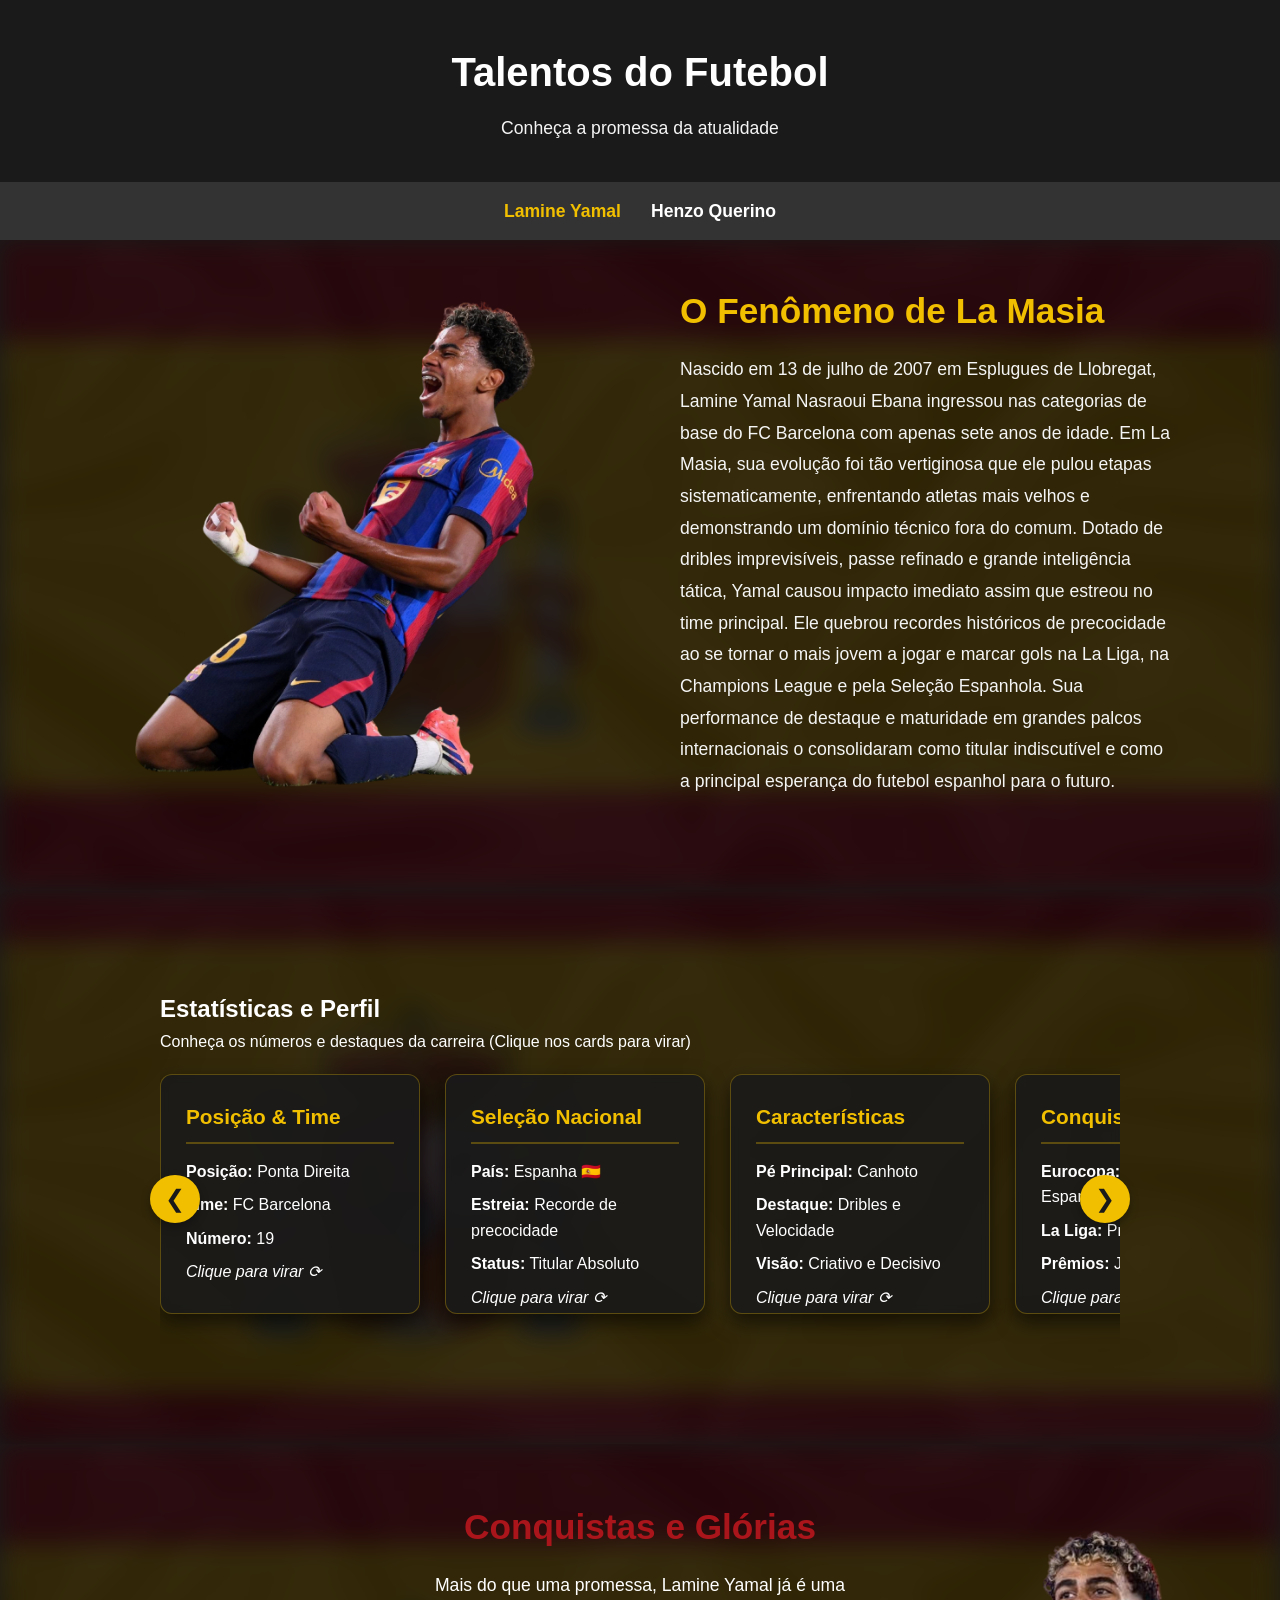
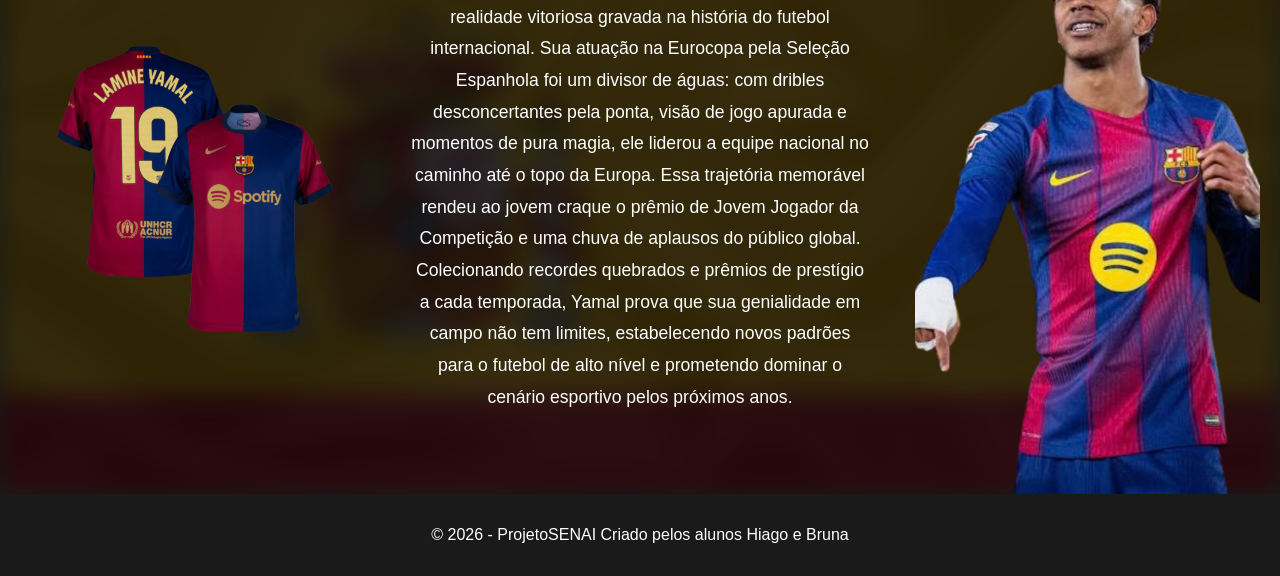
<file: index.html>
<!DOCTYPE html>
<html lang="pt-BR">
<head>
    <meta charset="UTF-8">
    <meta name="viewport" content="width=device-width, initial-scale=1.0">
    <title>Lamine Yamal - Talentos do Futebol</title>
    <link rel="stylesheet" href="style.css">
</head>
<body>

    <!-- Header -->
    <header>
        <h1>Talentos do Futebol</h1>
        <p>Conheça a promessa da atualidade</p>
    </header>

    <!-- Nav -->
    <nav class="navbar">
        <ul>
            <li>
                <a href="index.html" class="active">
                    <span class="flag">Lamine Yamal</span>
                </a>
            </li>
            <li>
                <a href="henzo/index.html">
                    <span class="flag">Henzo Querino</span>
                </a>
            </li>
        </ul>
    </nav>

    <section class="content-block">
        <div class="container box">
            <img src="img/lamine-img1.png" alt="Lamine Yamal comemoração" class="player-img">
            <div class="block-text">
                <h2>O Fenômeno de La Masia</h2>
                <p>Nascido em 13 de julho de 2007 em Esplugues de Llobregat, Lamine Yamal Nasraoui Ebana ingressou nas categorias de base do FC Barcelona 
                    com apenas sete anos de idade. Em La Masia, sua evolução foi tão vertiginosa que ele pulou etapas sistematicamente, enfrentando atletas mais velhos e 
                    demonstrando um domínio técnico fora do comum.
                    Dotado de dribles imprevisíveis, passe refinado e grande inteligência tática, Yamal causou impacto imediato assim que estreou no time principal. 
                    Ele quebrou recordes históricos de precocidade ao se tornar o mais jovem a jogar e marcar gols na La Liga, na Champions League e pela Seleção Espanhola. 
                    Sua performance de destaque e maturidade em grandes palcos internacionais o consolidaram como titular indiscutível e como a principal esperança do futebol
                     espanhol para o futuro.
                </p>
            </div>
        </div>
    </section>

    <!-- Carrossel -->
    <section id="lamine" class="player-section lamine-bg">
        <div class="container">
            <h2>Estatísticas e Perfil</h2>
            <p class="subtitle">Conheça os números e destaques da carreira (Clique nos cards para virar)</p>
            
            <div class="carousel-container-wrapper">
                <button class="carousel-btn prev-btn" id="prevBtn">&#10094;</button>
                
                <div class="cards-carousel" id="cardsCarousel">
                    
                    <!-- Card 1 -->
                    <div class="card-item">
                        <div class="card-inner">
                            <div class="card-front">
                                <h3>Posição & Time</h3>
                                <p><strong>Posição:</strong> Ponta Direita</p>
                                <p><strong>Time:</strong> FC Barcelona</p>
                                <p><strong>Número:</strong> 19</p>
                                <p class="click-hint">Clique para virar ⟳</p>
                            </div>
                            <div class="card-back">
                                <h3>Detalhes Contratuais</h3>
                                <p><strong>Contrato:</strong> Longo prazo</p>
                                <p><strong>Formação:</strong> La Masia</p>
                                <p><strong>Estilo:</strong> Extremo criativo</p>
                            </div>
                        </div>
                    </div>

                    <!-- Card 2 -->
                    <div class="card-item">
                        <div class="card-inner">
                            <div class="card-front">
                                <h3>Seleção Nacional</h3>
                                <p><strong>País:</strong> Espanha 🇪🇸</p>
                                <p><strong>Estreia:</strong> Recorde de precocidade</p>
                                <p><strong>Status:</strong> Titular Absoluto</p>
                                <p class="click-hint">Clique para virar ⟳</p>
                            </div>
                            <div class="card-back">
                                <h3>Impacto na Seleção</h3>
                                <p><strong>Competição:</strong> Euro 2024</p>
                                <p><strong>Papel:</strong> Protagonista tático</p>
                                <p><strong>Foco:</strong> Copas do Mundo</p>
                            </div>
                        </div>
                    </div>

                    <!-- Card 3 -->
                    <div class="card-item">
                        <div class="card-inner">
                            <div class="card-front">
                                <h3>Características</h3>
                                <p><strong>Pé Principal:</strong> Canhoto</p>
                                <p><strong>Destaque:</strong> Dribles e Velocidade</p>
                                <p><strong>Visão:</strong> Criativo e Decisivo</p>
                                <p class="click-hint">Clique para virar ⟳</p>
                            </div>
                            <div class="card-back">
                                <h3>Análise Técnica</h3>
                                <p><strong>Fundamento:</strong> 1x1 imparável</p>
                                <p><strong>Decisão:</strong> Excelente passe final</p>
                                <p><strong>Mentalidade:</strong> Maturidade precoce</p>
                            </div>
                        </div>
                    </div>

                    <!-- Card 4 -->
                    <div class="card-item">
                        <div class="card-inner">
                            <div class="card-front">
                                <h3>Conquistas</h3>
                                <p><strong>Eurocopa:</strong> Campeão com Espanha</p>
                                <p><strong>La Liga:</strong> Protagonista</p>
                                <p><strong>Prêmios:</strong> Jovem Revelação</p>
                                <p class="click-hint">Clique para virar ⟳</p>
                            </div>
                            <div class="card-back">
                                <h3>Recordes Históricos</h3>
                                <p><strong>Recorde 1:</strong> Mais jovem a marcar na La Liga</p>
                                <p><strong>Recorde 2:</strong> Destaque na Europa</p>
                                <p><strong>Futuro:</strong> Candidato à Bola de Ouro</p>
                            </div>
                        </div>
                    </div>

                </div>

                <button class="carousel-btn next-btn" id="nextBtn">&#10095;</button>
            </div>
        </div>
    </section>

    <section class="content-block block-center-text">
        <div class="container triple-layout">
            <div class="side-image">
                <img src="img/camisaLamine-img.png" alt="Lamine Yamal detalhe 1" class="player-img-small">
            </div>
            <div class="center-text">
                <h2>Conquistas e Glórias</h2>
                <p>Mais do que uma promessa, Lamine Yamal já é uma realidade vitoriosa gravada na história do futebol internacional. 
                    Sua atuação na Eurocopa pela Seleção Espanhola foi um divisor de águas: com dribles desconcertantes pela ponta, visão de jogo apurada e momentos 
                    de pura magia, ele liderou a equipe nacional no caminho até o topo da Europa.
                    Essa trajetória memorável rendeu ao jovem craque o prêmio de Jovem Jogador da Competição e uma chuva de aplausos do público global. 
                    Colecionando recordes quebrados e prêmios de prestígio a cada temporada, Yamal prova que sua genialidade em campo não tem limites, estabelecendo novos 
                    padrões para o futebol de alto nível e prometendo dominar o cenário esportivo pelos próximos anos.
                </p>
            </div>
            <div class="side-image">
                <img src="img/lamine-img2.png" alt="Lamine Yamal detalhe 2" class="player-img-small">
            </div>
        </div>
    </section>

    <!-- Rodapé -->
    <footer>
        <p>&copy; 2026 - ProjetoSENAI Criado pelos alunos Hiago e Bruna</p>
    </footer>
    <script src="script.js"></script>
</body>
</html>
</file>
<file: style.css>
* {
    margin: 0;
    padding: 0;
    box-sizing: border-box;
}

:root {
    --espanha-vermelho: #AA151B;
    --espanha-amarelo: #F1BF00;
    --preto: #1a1a1a;
    --branco: #ffffff;
    --cinza-claro: #f5f5f5;
    --cinza-escuro: #333333;
}

body {
    font-family: Arial, sans-serif;
    line-height: 1.6;
    color: var(--cinza-escuro);
    scroll-behavior: smooth;
}

header {
    background-color: var(--preto);
    color: var(--branco);
    text-align: center;
    padding: 40px 20px;
}

header h1 {
    font-size: 2.5em;
    margin-bottom: 10px;
}

header p {
    font-size: 1.1em;
    color: var(--cinza-claro);
}

.navbar {
    background-color: var(--cinza-escuro);
    padding: 15px 0;
    position: sticky;
    top: 0;
    z-index: 100;
}

.navbar ul {
    list-style: none;
    display: flex;
    justify-content: center;
    gap: 30px;
}

.navbar a {
    color: var(--branco);
    text-decoration: none;
    font-weight: bold;
    font-size: 1.1em;
    transition: 0.3s;
    display: flex;
    align-items: center;
    gap: 8px;
}

.navbar a:hover,
.navbar a.active {
    color: var(--espanha-amarelo);
}

/* Container geral */
.container {
    max-width: 1000px;
    margin: 0 auto;
    padding: 40px 20px;
}

.content-block {
    position: relative;
    background-color: var(--preto);
    color: var(--branco);
    overflow: hidden;
    height: 650px;
}

.content-block::before {
    content: "";
    position: absolute;
    top: 0;
    left: 0;
    width: 100%;
    height: 100%;
    background-image: url('img/bandeira-img.jpg');
    background-size: cover;
    background-position: center;
    filter: blur(12px) brightness(0.25);
    opacity: 0.8;
    z-index: 1;
}

.content-block .container {
    position: relative;
    z-index: 2;
}

.content-block .block-text h2 {
    color: var(--espanha-amarelo);
}

.content-block .block-text p {
    color: var(--cinza-claro);
}

.box {
    display: flex;
    align-items: center;
    justify-content: center;
    gap: 50px;
    flex-wrap: wrap;
    max-width: 1100px;
}

.block-text {
    flex: 1;
    min-width: 300px;
}

.block-text h2 {
    font-size: 2.2em;
    color: var(--espanha-vermelho);
    margin-bottom: 15px;
}

.block-text p {
    font-size: 1.1em;
    line-height: 1.8;
    max-width: 800px;
}

.player-img {
    flex: 1;
    max-width: 520px;
    width: 100%;
    height: auto;
}

.player-section.lamine-bg {
    position: relative;
    background-color: var(--preto);
    color: var(--branco);
    overflow: hidden;
    padding: 60px 0;
}

.player-section.lamine-bg::before {
    content: "";
    position: absolute;
    top: 0;
    left: 0;
    width: 100%;
    height: 100%;
    background-image: url('img/bandeira-img.jpg');
    background-size: cover;
    background-position: center;
    filter: blur(12px) brightness(0.25);
    opacity: 0.8;
    z-index: 1;
}

.player-section.lamine-bg .container {
    position: relative;
    z-index: 2;
}

.carousel-container-wrapper {
    position: relative;
    display: flex;
    align-items: center;
    max-width: 1200px;
    margin: 0 auto;
}

.carousel-btn {
    position: absolute;
    top: 50%;
    transform: translateY(-50%);
    background-color: var(--espanha-amarelo);
    color: var(--preto);
    border: none;
    font-size: 1.5em;
    padding: 10px 15px;
    cursor: pointer;
    border-radius: 50%;
    z-index: 10;
    box-shadow: 0 4px 10px rgba(0,0,0,0.3);
    transition: 0.3s;
}

.carousel-btn:hover {
    background-color: var(--branco);
}

.prev-btn { left: -10px; }
.next-btn { right: -10px; }

.cards-carousel {
    display: flex;
    gap: 25px;
    overflow-x: auto;
    padding: 20px 10px 30px 10px;
    scroll-snap-type: x mandatory;
    justify-content: flex-start;
    scroll-behavior: smooth;
    width: 100%;
}

.cards-carousel::-webkit-scrollbar {
    height: 8px;
}

.cards-carousel::-webkit-scrollbar-track {
    background: rgba(0, 0, 0, 0.2);
    border-radius: 10px;
}

.cards-carousel::-webkit-scrollbar-thumb {
    background: var(--espanha-amarelo);
    border-radius: 10px;
}

.card-item {
    background-color: transparent;
    perspective: 1000px;
    min-width: 260px;
    height: 240px;
    flex: 1;
    scroll-snap-align: start;
    cursor: pointer;
}

.card-inner {
    position: relative;
    width: 100%;
    height: 100%;
    text-align: left;
    transition: transform 0.6s;
    transform-style: preserve-3d;
}

.card-item.flipped .card-inner {
    transform: rotateY(180deg);
}

.card-front, .card-back {
    position: absolute;
    width: 100%;
    height: 100%;
    backface-visibility: hidden;
    background-color: rgba(26, 26, 26, 0.9);
    border: 1px solid rgba(241, 191, 0, 0.3);
    padding: 25px;
    border-radius: 12px;
    box-shadow: 0 8px 20px rgba(0, 0, 0, 0.6);
    backdrop-filter: blur(4px);
}

.card-back {
    transform: rotateY(180deg);
    background-color: rgba(40, 40, 40, 0.95);
    border-color: var(--espanha-amarelo);
}

.card-front h3, .card-back h3 {
    font-size: 1.3em;
    color: var(--espanha-amarelo);
    margin-bottom: 15px;
    border-bottom: 2px solid rgba(241, 191, 0, 0.3);
    padding-bottom: 8px;
}

.card-front p, .card-back p {
    margin: 8px 0;
    font-size: 1em;
    color: var(--branco);
}

.click-hint {
    font-size: 0.8em;
    color: var(--espanha-amarelo);
    margin-top: 10px;
    font-style: italic;
}

/* Terceira parte */
.triple-layout {
    display: flex;
    align-items: center;
    justify-content: space-between;
    gap: 30px;
    flex-wrap: wrap;
    text-align: center;
    max-width: 1400px;
    margin: 0 auto;
    width: 100%;
}

.side-image {
    flex: 1.5;
    min-width: 280px;
    display: flex;
    justify-content: center;
    margin-bottom: 30px;
}

.center-text {
    flex: 2;
    min-width: 320px;
    padding: 0 15px;
    margin-bottom: 100px;
}

.center-text h2 {
    font-size: 2.2em;
    color: var(--espanha-vermelho);
    margin-bottom: 15px;
}

.center-text p {
    font-size: 1.1em;
    line-height: 1.8;
}

.player-img-small {
    max-width: 380px;
    width: 100%;
    height: auto;
    border-radius: 8px;
    object-fit: cover;
}

/* Rodapé */
footer {
    background-color: var(--preto);
    color: var(--branco);
    text-align: center;
    padding: 28px;
}

/* Responsivo */
@media (max-width: 768px) {
    .navbar ul {
        flex-direction: column;
        gap: 10px;
        align-items: center;
    }
    
    .triple-layout {
        flex-direction: column;
        text-align: center;
    }

    .block-text {
        text-align: center;
    }
    
    header h1 {
        font-size: 2em;
    }

    .carousel-btn {
        display: none;
    }
}
</file>
